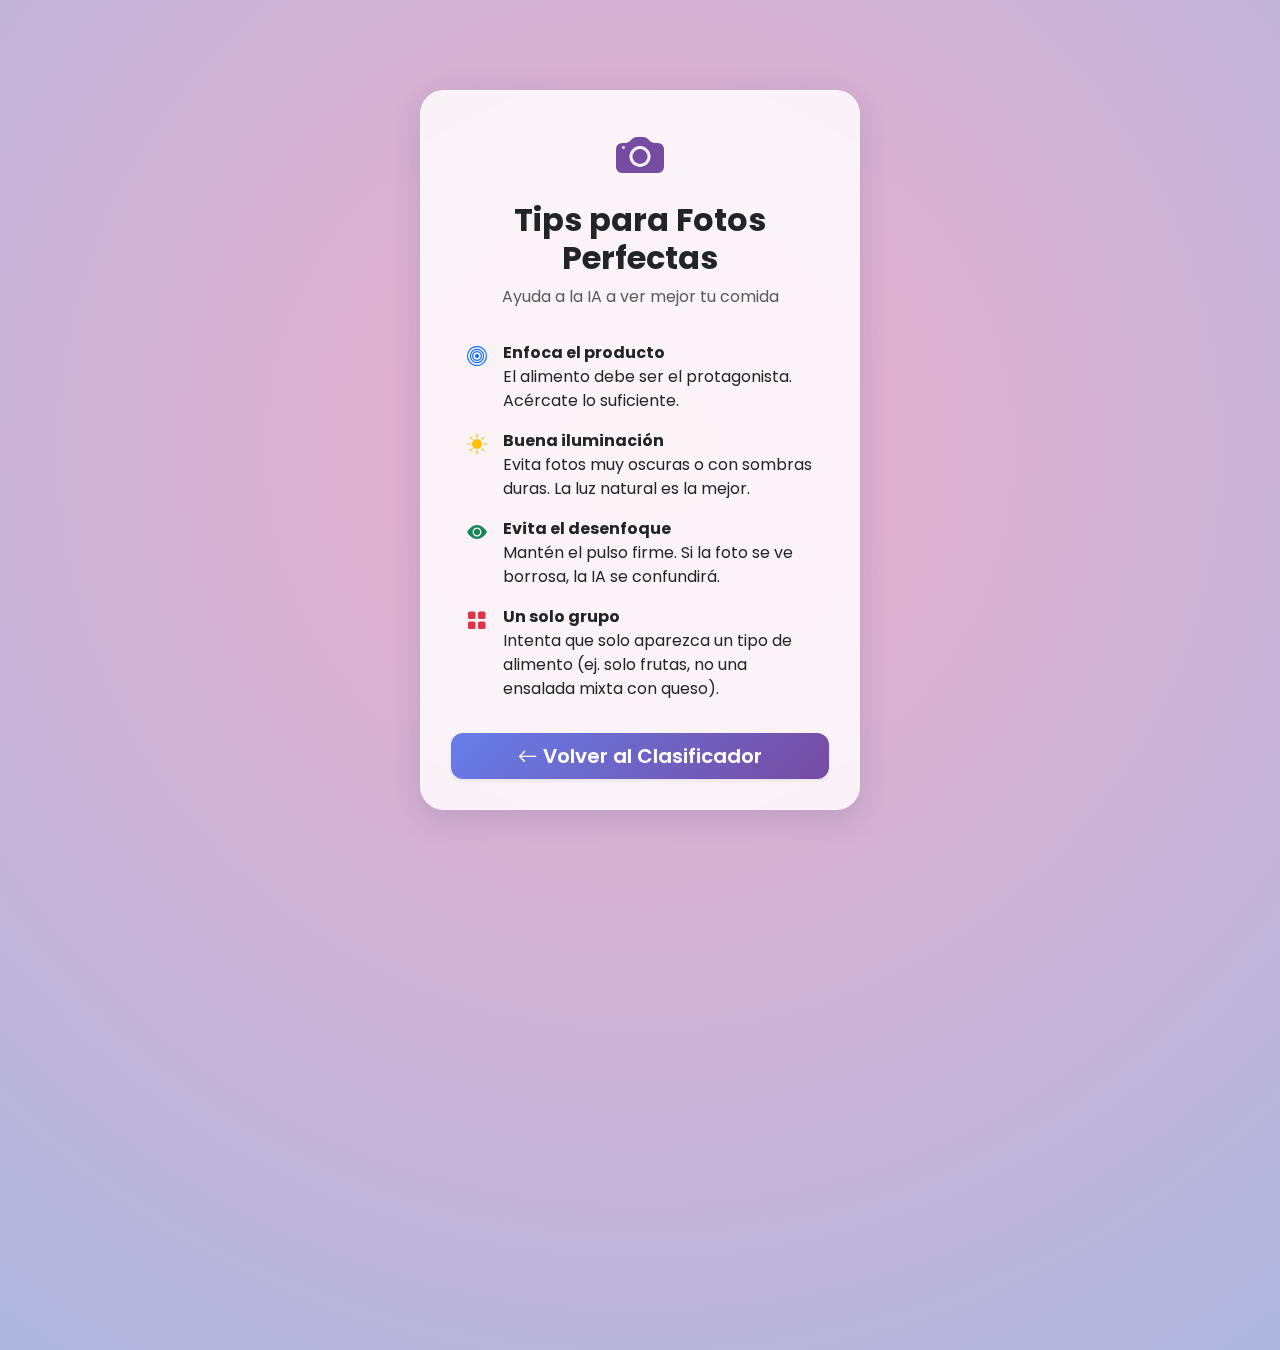
<file: templates/ayuda.html>
<!DOCTYPE html>
<html lang="es">
<head>
    <meta charset="UTF-8">
    <meta name="viewport" content="width=device-width, initial-scale=1.0">
    <title>Ayuda - Food AI</title>
    <link href="https://fonts.googleapis.com/css2?family=Poppins:wght@300;400;600&display=swap" rel="stylesheet">
    <link href="https://cdn.jsdelivr.net/npm/bootstrap@5.3.3/dist/css/bootstrap.min.css" rel="stylesheet">
    <link rel="stylesheet" href="https://cdn.jsdelivr.net/npm/bootstrap-icons@1.11.3/font/bootstrap-icons.min.css">
    <link rel="stylesheet" href="/static/css/style.css">
</head>
<body>

    <div class="main-wrapper">
        <div class="glass-card">
            
            <header class="text-center mb-4">
                <div class="mb-2">
                    <i class="bi bi-camera-fill" style="font-size: 3rem; color: #764ba2;"></i>
                </div>
                <h2 class="fw-bold">Tips para Fotos Perfectas</h2>
                <p class="text-muted">Ayuda a la IA a ver mejor tu comida</p>
            </header>

            <ul class="list-group list-group-flush bg-transparent mb-4">
                
                <li class="list-group-item bg-transparent d-flex align-items-start border-bottom-0">
                    <i class="bi bi-bullseye text-primary me-3 fs-5"></i>
                    <div>
                        <strong class="d-block">Enfoca el producto</strong>
                        El alimento debe ser el protagonista. Acércate lo suficiente.
                    </div>
                </li>

                <li class="list-group-item bg-transparent d-flex align-items-start border-bottom-0">
                    <i class="bi bi-brightness-high-fill text-warning me-3 fs-5"></i>
                    <div>
                        <strong class="d-block">Buena iluminación</strong>
                        Evita fotos muy oscuras o con sombras duras. La luz natural es la mejor.
                    </div>
                </li>

                <li class="list-group-item bg-transparent d-flex align-items-start border-bottom-0">
                    <i class="bi bi-eye-fill text-success me-3 fs-5"></i>
                    <div>
                        <strong class="d-block">Evita el desenfoque</strong>
                        Mantén el pulso firme. Si la foto se ve borrosa, la IA se confundirá.
                    </div>
                </li>

                <li class="list-group-item bg-transparent d-flex align-items-start">
                    <i class="bi bi-grid-fill text-danger me-3 fs-5"></i>
                    <div>
                        <strong class="d-block">Un solo grupo</strong>
                        Intenta que solo aparezca un tipo de alimento (ej. solo frutas, no una ensalada mixta con queso).
                    </div>
                </li>

            </ul>

            <div class="d-grid">
                <a href="/" class="btn btn-gradient btn-lg shadow-sm text-white">
                    <i class="bi bi-arrow-left"></i> Volver al Clasificador
                </a>
            </div>

        </div>
    </div>

    <script src="https://cdn.jsdelivr.net/npm/bootstrap@5.3.3/dist/js/bootstrap.bundle.min.js"></script>
</body>
</html>
</file>
<file: static/css/style.css>
:root {
    --primary-grad: linear-gradient(135deg, #667eea 0%, #764ba2 100%);
    --bg-color: #f3f4f6;
}

body {
    font-family: 'Poppins', sans-serif;
    background: var(--bg-color);
    min-height: 100vh;
    display: flex;
    align-items: center;
    justify-content: center;
    overflow-x: hidden;
}

body::before {
    content: '';
    position: absolute;
    top: -50%; left: -50%;
    width: 200%; height: 200%;
    background: radial-gradient(circle, rgba(238,174,202,1) 0%, rgba(148,187,233,1) 100%);
    z-index: -1;
    animation: drift 20s infinite linear;
}

.main-wrapper {
    width: 100%;
    max-width: 480px;
    padding: 20px;
    z-index: 1; /* Asegurar que esté por debajo del overlay */
}

.glass-card {
    background: rgba(255, 255, 255, 0.85);
    backdrop-filter: blur(10px);
    border-radius: 24px;
    padding: 30px;
    box-shadow: 0 8px 32px 0 rgba(31, 38, 135, 0.15);
    border: 1px solid rgba(255, 255, 255, 0.18);
}

.upload-area {
    border: 2px dashed #ccc;
    border-radius: 15px;
    padding: 30px;
    text-align: center;
    cursor: pointer;
    transition: 0.3s;
    position: relative;
}
.upload-area:hover { background: #f8f9fa; border-color: #764ba2; }
.file-input { position: absolute; width: 100%; height: 100%; top: 0; left: 0; opacity: 0; cursor: pointer; }

.video-container, .preview-img {
    width: 100%;
    border-radius: 15px;
    overflow: hidden;
    box-shadow: 0 4px 10px rgba(0,0,0,0.1);
}
#camera-view { width: 100%; transform: scaleX(-1); }

.btn-gradient {
    background: var(--primary-grad);
    border: none;
    color: white;
    border-radius: 12px;
    font-weight: 600;
    transition: transform 0.2s;
}
.btn-gradient:hover { color: white; transform: translateY(-2px); box-shadow: 0 5px 15px rgba(118, 75, 162, 0.4); }
.btn-gradient:disabled { background: #ccc; transform: none; }

/* --- ESTILOS DEL NUEVO OVERLAY DE GANADOR --- */
.winner-overlay {
    position: fixed;
    top: 0; left: 0; width: 100%; height: 100%;
    background: rgba(0, 0, 0, 0.85); /* Fondo oscuro */
    backdrop-filter: blur(8px);
    z-index: 9999; /* Por encima de todo */
    display: flex;
    align-items: center;
    justify-content: center;
    animation: fadeIn 0.3s ease-out;
}

.winner-content {
    text-align: center;
    color: white;
    position: relative;
    animation: zoomBounce 0.6s cubic-bezier(0.175, 0.885, 0.32, 1.275);
}

.winner-icon { font-size: 5rem; display: block; margin-bottom: 10px; text-shadow: 0 0 30px rgba(255,255,255,0.5); }
.winner-title { font-size: 3.5rem; font-weight: 900; text-transform: uppercase; letter-spacing: 2px; margin: 0; text-shadow: 0 5px 15px rgba(0,0,0,0.3); }
.winner-subtitle { font-size: 1.2rem; opacity: 0.9; }

/* Colores específicos para el texto del ganador */
.text-fruta { color: #ff6b6b; }
.text-lacteo { color: #4dabf7; }
.text-grano { color: #fcc419; }

@keyframes zoomBounce {
    0% { transform: scale(0); opacity: 0; }
    60% { transform: scale(1.1); opacity: 1; }
    100% { transform: scale(1); }
}

/* --- NUEVA ANIMACIÓN DE LLUVIA (ZOOM + VISIBILIDAD) --- */
.floating-img {
    position: fixed;
    bottom: -100px;
    width: 80px; /* Tamaño base */
    z-index: 9998; /* Justo debajo del texto del overlay */
    pointer-events: none;
    opacity: 1; /* Totalmente visible */
    animation: floatZoom 4s cubic-bezier(0.25, 0.46, 0.45, 0.94) forwards;
}

@keyframes floatZoom {
    0% {
        bottom: -100px;
        transform: rotate(0deg) scale(0.5); /* Empieza pequeño */
        opacity: 1;
    }
    100% {
        bottom: 110vh; /* Se va por arriba */
        transform: rotate(360deg) scale(1.5); /* Termina GRANDE (Zoom In) */
        opacity: 0; /* Se desvanece solo al final */
    }
}
</file>
